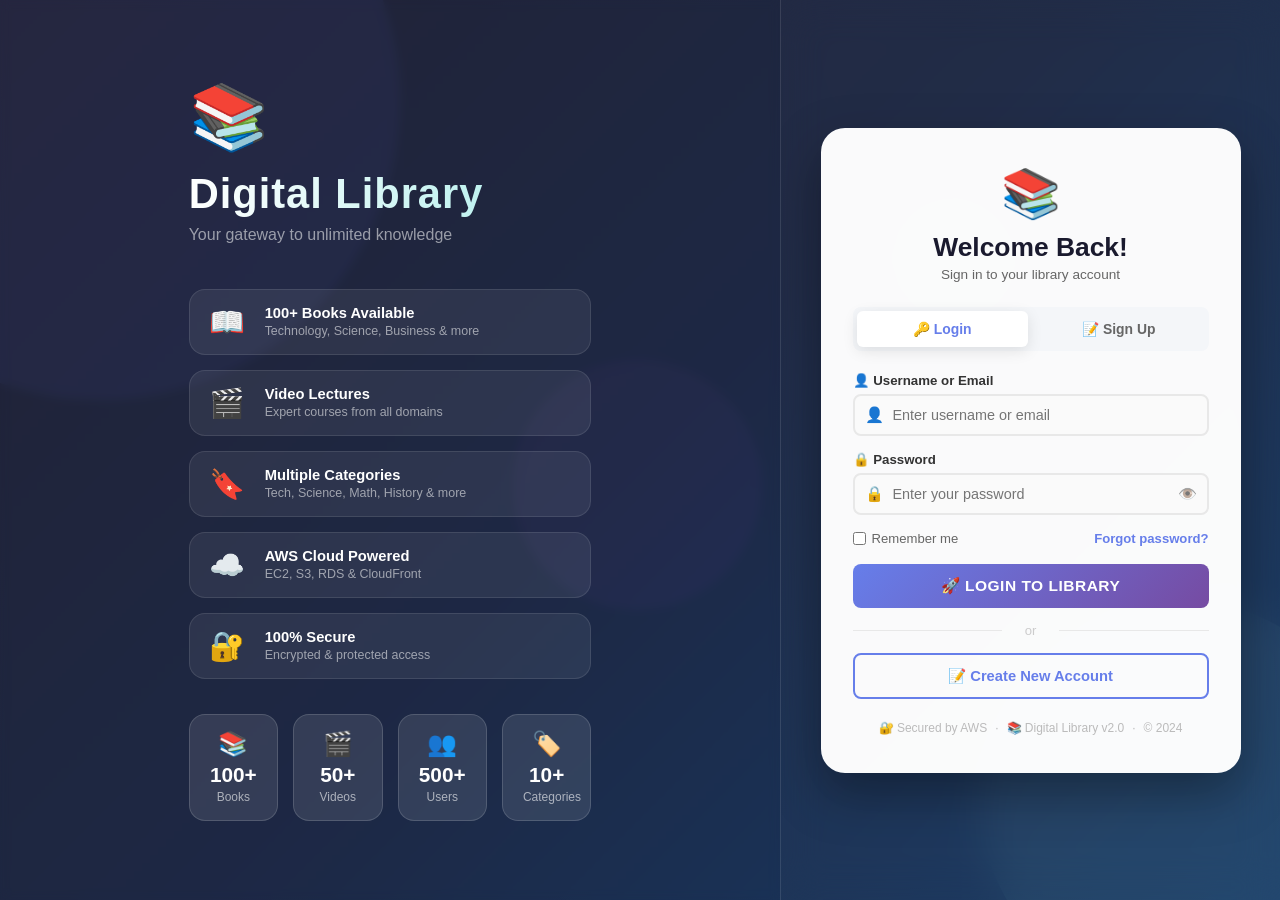
<file: index.html>
<!-- <!DOCTYPE html>
<html lang="en">

<head>
    <meta charset="UTF-8">
    <meta name="viewport" content="width=device-width, initial-scale=1.0">
    <title>Digital Library — Login</title>
    <link rel="stylesheet" href="style.css">
</head>

<body>

<div class="login-wrapper">

    <div class="login-box">

        
        <div class="login-logo">
            <span class="icon">📚</span>
            <h2>Digital Library</h2>
            <p>Sign in to access your library</p>
        </div>

        
        <form action="login.php" method="post">

            <div class="form-group">
                <label for="username">👤 Username</label>
                <input 
                    type="text" 
                    id="username"
                    name="username" 
                    placeholder="Enter your username"
                    required
                >
            </div>

            <div class="form-group">
                <label for="password">🔒 Password</label>
                <input 
                    type="password" 
                    id="password"
                    name="password" 
                    placeholder="Enter your password"
                    required
                >
            </div>

            <button type="submit" class="login-btn">
                🚀 Login
            </button>

        </form>

        <div class="login-footer">
            🔐 Secure connection · Digital Library v1.0
        </div>

    </div>

</div>

</body>
</html> -->





<!DOCTYPE html>
<html lang="en">

<head>
    <meta charset="UTF-8">
    <meta name="viewport" content="width=device-width, initial-scale=1.0">
    <title>Digital Library — Login</title>
    <link rel="stylesheet" href="style.css">
</head>

<body class="login-page">

<!-- BACKGROUND DECORATION -->
<div class="bg-circle circle1"></div>
<div class="bg-circle circle2"></div>
<div class="bg-circle circle3"></div>
<div class="bg-circle circle4"></div>

<div class="login-wrapper">

    <!-- ===== LEFT PANEL ===== -->
    <div class="login-left">
        <div class="login-left-content">

            <div class="library-logo">
                <span class="logo-icon">📚</span>
                <h1>Digital Library</h1>
                <p>Your gateway to unlimited knowledge</p>
            </div>

            <div class="features-list">

                <div class="feature-item">
                    <span class="feature-icon">📖</span>
                    <div>
                        <h4>100+ Books Available</h4>
                        <p>Technology, Science, Business & more</p>
                    </div>
                </div>

                <div class="feature-item">
                    <span class="feature-icon">🎬</span>
                    <div>
                        <h4>Video Lectures</h4>
                        <p>Expert courses from all domains</p>
                    </div>
                </div>

                <div class="feature-item">
                    <span class="feature-icon">🔖</span>
                    <div>
                        <h4>Multiple Categories</h4>
                        <p>Tech, Science, Math, History & more</p>
                    </div>
                </div>

                <div class="feature-item">
                    <span class="feature-icon">☁️</span>
                    <div>
                        <h4>AWS Cloud Powered</h4>
                        <p>EC2, S3, RDS & CloudFront</p>
                    </div>
                </div>

                <div class="feature-item">
                    <span class="feature-icon">🔐</span>
                    <div>
                        <h4>100% Secure</h4>
                        <p>Encrypted & protected access</p>
                    </div>
                </div>

            </div>

            <!-- STATS -->
            <div class="left-stats">
                <div class="left-stat">
                    <span>📚</span>
                    <strong>100+</strong>
                    <small>Books</small>
                </div>
                <div class="left-stat">
                    <span>🎬</span>
                    <strong>50+</strong>
                    <small>Videos</small>
                </div>
                <div class="left-stat">
                    <span>👥</span>
                    <strong>500+</strong>
                    <small>Users</small>
                </div>
                <div class="left-stat">
                    <span>🏷️</span>
                    <strong>10+</strong>
                    <small>Categories</small>
                </div>
            </div>

        </div>
    </div>

    <!-- ===== RIGHT PANEL ===== -->
    <div class="login-right">
        <div class="login-box">

            <!-- LOGO -->
            <div class="login-logo">
                <span class="login-icon">📚</span>
                <h2 id="form-title">Welcome Back!</h2>
                <p id="form-subtitle">Sign in to your library account</p>
            </div>

            <!-- ERROR / SUCCESS MESSAGES -->
            <div id="error-msg"   class="error-alert"   style="display:none;"></div>
            <div id="success-msg" class="success-alert" style="display:none;"></div>

            <!-- TAB BUTTONS -->
            <div class="form-tabs">
                <button class="tab-btn active"
                        id="loginTabBtn"
                        onclick="showTab('login')">
                    🔑 Login
                </button>
                <button class="tab-btn"
                        id="registerTabBtn"
                        onclick="showTab('register')">
                    📝 Sign Up
                </button>
            </div>

            <!-- ===== LOGIN FORM ===== -->
            <div id="login-form" class="tab-content active">

                <form action="login.php" method="POST"
                      onsubmit="return validateLogin()">

                    <div class="form-group">
                        <label>👤 Username or Email</label>
                        <div class="input-wrapper">
                            <span class="input-icon">👤</span>
                            <input
                                type="text"
                                name="username"
                                id="login-user"
                                placeholder="Enter username or email"
                                required
                                autocomplete="username"
                            >
                        </div>
                    </div>

                    <div class="form-group">
                        <label>🔒 Password</label>
                        <div class="input-wrapper">
                            <span class="input-icon">🔒</span>
                            <input
                                type="password"
                                name="password"
                                id="login-pass"
                                placeholder="Enter your password"
                                required
                                autocomplete="current-password"
                            >
                            <span class="toggle-pass"
                                  onclick="togglePass('login-pass', this)">
                                👁️
                            </span>
                        </div>
                    </div>

                    <div class="form-options">
                        <label class="remember-me">
                            <input type="checkbox" name="remember">
                            Remember me
                        </label>
                        <a href="#" class="forgot-link"
                           onclick="showForgot()">
                            Forgot password?
                        </a>
                    </div>

                    <button type="submit" class="login-btn">
                        🚀 Login to Library
                    </button>

                    <div class="or-divider">
                        <span>or</span>
                    </div>

                    <button type="button"
                            class="signup-switch-btn"
                            onclick="showTab('register')">
                        📝 Create New Account
                    </button>

                </form>

            </div>

            <!-- ===== SIGN UP FORM ===== -->
            <div id="register-form" class="tab-content">

                <form action="register.php" method="POST"
                      onsubmit="return validateRegister()">

                    <!-- Full Name -->
                    <div class="form-group">
                        <label>🧑 Full Name</label>
                        <div class="input-wrapper">
                            <span class="input-icon">🧑</span>
                            <input
                                type="text"
                                name="fullname"
                                placeholder="Enter your full name"
                                required
                                minlength="3"
                            >
                        </div>
                    </div>

                    <!-- Username -->
                    <div class="form-group">
                        <label>👤 Username</label>
                        <div class="input-wrapper">
                            <span class="input-icon">👤</span>
                            <input
                                type="text"
                                name="username"
                                id="reg-username"
                                placeholder="Choose a username"
                                required
                                minlength="3"
                                onkeyup="checkUsername(this.value)"
                            >
                            <span id="username-check" class="field-check"></span>
                        </div>
                        <small id="username-msg" class="field-msg"></small>
                    </div>

                    <!-- Email -->
                    <div class="form-group">
                        <label>📧 Email Address</label>
                        <div class="input-wrapper">
                            <span class="input-icon">📧</span>
                            <input
                                type="email"
                                name="email"
                                placeholder="Enter your email"
                                required
                            >
                        </div>
                    </div>

                    <!-- Phone -->
                    <div class="form-group">
                        <label>📱 Phone (Optional)</label>
                        <div class="input-wrapper">
                            <span class="input-icon">📱</span>
                            <input
                                type="tel"
                                name="phone"
                                placeholder="Enter phone number"
                            >
                        </div>
                    </div>

                    <!-- Password -->
                    <div class="form-group">
                        <label>🔒 Password</label>
                        <div class="input-wrapper">
                            <span class="input-icon">🔒</span>
                            <input
                                type="password"
                                name="password"
                                id="reg-pass"
                                placeholder="Minimum 6 characters"
                                required
                                minlength="6"
                                onkeyup="checkPassStrength(this.value)"
                            >
                            <span class="toggle-pass"
                                  onclick="togglePass('reg-pass', this)">
                                👁️
                            </span>
                        </div>
                        <!-- Password Strength Bar -->
                        <div class="strength-bar-wrap">
                            <div class="strength-bar" id="strength-bar"></div>
                        </div>
                        <small id="strength-text" class="field-msg"></small>
                    </div>

                    <!-- Confirm Password -->
                    <div class="form-group">
                        <label>🔒 Confirm Password</label>
                        <div class="input-wrapper">
                            <span class="input-icon">🔒</span>
                            <input
                                type="password"
                                name="confirm"
                                id="reg-confirm"
                                placeholder="Repeat your password"
                                required
                                minlength="6"
                            >
                            <span class="toggle-pass"
                                  onclick="togglePass('reg-confirm', this)">
                                👁️
                            </span>
                        </div>
                    </div>

                    <!-- Terms -->
                    <div class="form-group">
                        <label class="terms-label">
                            <input type="checkbox"
                                   name="terms"
                                   id="terms-check"
                                   required>
                            I agree to the
                            <a href="#" class="terms-link">
                                Terms & Conditions
                            </a>
                        </label>
                    </div>

                    <button type="submit" class="login-btn">
                        🎉 Create My Account
                    </button>

                    <div class="or-divider"><span>or</span></div>

                    <button type="button"
                            class="signup-switch-btn"
                            onclick="showTab('login')">
                        🔑 Already have an account? Login
                    </button>

                </form>

            </div>

            <!-- FORGOT PASSWORD PANEL -->
            <div id="forgot-form" class="tab-content">

                <div class="forgot-header">
                    <span>🔑</span>
                    <h3>Reset Password</h3>
                    <p>Enter your email to reset password</p>
                </div>

                <form onsubmit="return handleForgot(event)">

                    <div class="form-group">
                        <label>📧 Email Address</label>
                        <div class="input-wrapper">
                            <span class="input-icon">📧</span>
                            <input
                                type="email"
                                name="reset-email"
                                id="reset-email"
                                placeholder="Enter your email"
                                required
                            >
                        </div>
                    </div>

                    <button type="submit" class="login-btn">
                        📧 Send Reset Link
                    </button>

                    <div class="or-divider"><span>or</span></div>

                    <button type="button"
                            class="signup-switch-btn"
                            onclick="showTab('login')">
                        ← Back to Login
                    </button>

                </form>

            </div>

            <!-- FOOTER -->
            <div class="login-footer">
                <span>🔐 Secured by AWS</span>
                <span>·</span>
                <span>📚 Digital Library v2.0</span>
                <span>·</span>
                <span>© 2024</span>
            </div>

        </div>
    </div>

</div>

<script>

// ================================
// SHOW ERROR FROM URL
// ================================
const urlParams = new URLSearchParams(window.location.search);
const error     = urlParams.get('error');
const errorDiv  = document.getElementById('error-msg');
const successDiv = document.getElementById('success-msg');

if (error) {
    errorDiv.style.display = 'block';
    const msgs = {
        empty:    '❌ Please fill in all fields.',
        invalid:  '❌ Wrong password. Please try again.',
        notfound: '❌ User not found. Please sign up.',
        exists:   '❌ Username or Email already exists.',
        failed:   '❌ Registration failed. Please try again.'
    };
    errorDiv.innerHTML = msgs[error] || '❌ ' + decodeURIComponent(error);
}

const registered = urlParams.get('registered');
if (registered) {
    successDiv.style.display = 'block';
    successDiv.innerHTML = '✅ Account created! Please login.';
}

// ================================
// SWITCH TABS
// ================================
function showTab(tab) {

    document.querySelectorAll('.tab-content')
        .forEach(t => t.classList.remove('active'));
    document.querySelectorAll('.tab-btn')
        .forEach(b => b.classList.remove('active'));

    document.getElementById(tab + '-form')
        .classList.add('active');

    errorDiv.style.display   = 'none';
    successDiv.style.display = 'none';

    if (tab === 'login') {
        document.getElementById('loginTabBtn').classList.add('active');
        document.getElementById('form-title').textContent    = 'Welcome Back!';
        document.getElementById('form-subtitle').textContent = 'Sign in to your account';
    } else if (tab === 'register') {
        document.getElementById('registerTabBtn').classList.add('active');
        document.getElementById('form-title').textContent    = 'Create Account!';
        document.getElementById('form-subtitle').textContent = 'Join our library today';
    } else if (tab === 'forgot') {
        document.getElementById('form-title').textContent    = 'Reset Password';
        document.getElementById('form-subtitle').textContent = 'We will send you a reset link';
    }
}

function showForgot() {
    showTab('forgot');
}

// ================================
// TOGGLE PASSWORD VISIBILITY
// ================================
function togglePass(id, el) {
    const input = document.getElementById(id);
    if (input.type === 'password') {
        input.type = 'text';
        el.textContent = '🙈';
    } else {
        input.type = 'password';
        el.textContent = '👁️';
    }
}

// ================================
// PASSWORD STRENGTH CHECKER
// ================================
function checkPassStrength(val) {
    const bar  = document.getElementById('strength-bar');
    const text = document.getElementById('strength-text');
    let score  = 0;

    if (val.length >= 6)  score++;
    if (val.length >= 10) score++;
    if (/[A-Z]/.test(val)) score++;
    if (/[0-9]/.test(val)) score++;
    if (/[^A-Za-z0-9]/.test(val)) score++;

    const levels = [
        { label: 'Very Weak', color: '#e74c3c', width: '20%' },
        { label: 'Weak',      color: '#e67e22', width: '40%' },
        { label: 'Fair',      color: '#f1c40f', width: '60%' },
        { label: 'Strong',    color: '#27ae60', width: '80%' },
        { label: 'Very Strong', color: '#1abc9c', width: '100%' }
    ];

    const level = levels[Math.min(score, 4)];
    bar.style.width      = level.width;
    bar.style.background = level.color;
    text.textContent     = '🔒 Strength: ' + level.label;
    text.style.color     = level.color;
}

// ================================
// USERNAME AVAILABILITY CHECK
// ================================
function checkUsername(val) {
    const check = document.getElementById('username-check');
    const msg   = document.getElementById('username-msg');

    if (val.length < 3) {
        check.textContent = '';
        msg.textContent   = '';
        return;
    }

    // Simulate check (replace with AJAX call)
    if (val.length >= 3) {
        check.textContent = '✅';
        msg.textContent   = 'Username looks good!';
        msg.style.color   = '#27ae60';
    }
}

// ================================
// VALIDATE LOGIN
// ================================
function validateLogin() {
    const user = document.getElementById('login-user').value.trim();
    const pass = document.getElementById('login-pass').value.trim();

    if (!user || !pass) {
        errorDiv.style.display = 'block';
        errorDiv.innerHTML = '❌ Please fill in all fields.';
        return false;
    }
    return true;
}

// ================================
// VALIDATE REGISTER FORM
// ================================
function validateRegister() {
    const pass    = document.getElementById('reg-pass').value;
    const confirm = document.getElementById('reg-confirm').value;
    const terms   = document.getElementById('terms-check').checked;

    if (pass !== confirm) {
        errorDiv.style.display = 'block';
        errorDiv.innerHTML = '❌ Passwords do not match!';
        return false;
    }
    if (pass.length < 6) {
        errorDiv.style.display = 'block';
        errorDiv.innerHTML = '❌ Password must be 6+ characters!';
        return false;
    }
    if (!terms) {
        errorDiv.style.display = 'block';
        errorDiv.innerHTML = '❌ Please accept the Terms & Conditions.';
        return false;
    }
    return true;
}

// ================================
// HANDLE FORGOT PASSWORD
// ================================
function handleForgot(e) {
    e.preventDefault();
    const email = document.getElementById('reset-email').value;
    successDiv.style.display = 'block';
    successDiv.innerHTML =
        '✅ Reset link sent to <strong>' + email + '</strong>!';
    return false;
}

</script>

</body>
</html>
</file>
<file: style.css>
/* ================================
   RESET & VARIABLES
================================ */
* {
    margin: 0;
    padding: 0;
    box-sizing: border-box;
}

:root {
    --primary:    #667eea;
    --secondary:  #764ba2;
    --dark:       #1a1a2e;
    --darker:     #0f0f1a;
    --accent:     #a8edea;
    --white:      #ffffff;
    --light:      #f4f6f9;
    --text:       #333333;
    --text-light: #666666;
    --success:    #27ae60;
    --danger:     #e74c3c;
    --warning:    #f39c12;
    --radius-sm:  8px;
    --radius-md:  16px;
    --radius-lg:  24px;
    --shadow-sm:  0 4px 15px rgba(0,0,0,0.1);
    --shadow-md:  0 10px 30px rgba(0,0,0,0.2);
    --shadow-lg:  0 20px 50px rgba(0,0,0,0.35);
    --trans:      all 0.3s ease;
}

html { scroll-behavior: smooth; }

body {
    font-family: 'Segoe UI', Tahoma, Geneva, Verdana, sans-serif;
    background: linear-gradient(135deg, #667eea 0%, #764ba2 100%);
    min-height: 100vh;
    color: var(--text);
}

/* SCROLLBAR */
::-webkit-scrollbar { width: 8px; }
::-webkit-scrollbar-track { background: var(--dark); }
::-webkit-scrollbar-thumb { background: var(--primary); border-radius: 4px; }
::-webkit-scrollbar-thumb:hover { background: var(--secondary); }

/* ================================
   LOGIN PAGE
================================ */
body.login-page {
    background: linear-gradient(
        135deg, #1a1a2e 0%, #16213e 50%, #0f3460 100%
    );
    overflow-x: hidden;
}

/* Background Circles */
.bg-circle {
    position: fixed;
    border-radius: 50%;
    opacity: 0.06;
    pointer-events: none;
    z-index: 0;
    animation: floatCircle 8s ease-in-out infinite;
}
.circle1 { width:600px; height:600px; background:var(--primary);
            top:-200px; left:-200px; animation-duration:8s; }
.circle2 { width:400px; height:400px; background:var(--accent);
            bottom:-100px; right:-100px; animation-duration:6s;
            animation-direction:reverse; }
.circle3 { width:250px; height:250px; background:var(--secondary);
            top:40%; left:40%; animation-duration:10s; }
.circle4 { width:150px; height:150px; background:#fed6e3;
            top:20%; right:20%; animation-duration:7s; }

@keyframes floatCircle {
    0%,100% { transform: translateY(0) rotate(0deg); }
    50%      { transform: translateY(-30px) rotate(15deg); }
}

/* Login Wrapper */
.login-wrapper {
    display: flex;
    min-height: 100vh;
    position: relative;
    z-index: 1;
}

/* Left Side */
.login-left {
    flex: 1;
    display: flex;
    align-items: center;
    justify-content: center;
    padding: 50px 40px;
    background: rgba(255,255,255,0.03);
    backdrop-filter: blur(5px);
}
@media (max-width: 900px) { .login-left { display: none; } }

.login-left-content { max-width: 420px; }

.library-logo { margin-bottom: 45px; color: white; }
.logo-icon {
    font-size: 4rem;
    display: block;
    margin-bottom: 15px;
    animation: pulse 2.5s ease-in-out infinite;
}

@keyframes pulse {
    0%,100% { transform: scale(1); }
    50%      { transform: scale(1.1); }
}

.library-logo h1 {
    font-size: 2.6rem;
    font-weight: 800;
    background: linear-gradient(90deg, #fff, var(--accent));
    -webkit-background-clip: text;
    -webkit-text-fill-color: transparent;
    margin-bottom: 8px;
    letter-spacing: 1px;
}
.library-logo p { color: rgba(255,255,255,0.55); font-size: 1rem; }

/* Feature Items */
.features-list { display: flex; flex-direction: column; gap: 15px; margin-bottom: 35px; }

.feature-item {
    display: flex;
    align-items: center;
    gap: 15px;
    color: white;
    padding: 15px;
    background: rgba(255,255,255,0.07);
    border-radius: var(--radius-md);
    border: 1px solid rgba(255,255,255,0.1);
    transition: var(--trans);
}
.feature-item:hover {
    background: rgba(255,255,255,0.12);
    transform: translateX(6px);
}
.feature-icon { font-size: 1.8rem; min-width: 45px; text-align: center; }
.feature-item h4 { font-size: 0.92rem; font-weight: 700; margin-bottom: 3px; }
.feature-item p  { font-size: 0.78rem; color: rgba(255,255,255,0.55); }

/* Left Stats */
.left-stats {
    display: flex;
    gap: 15px;
    flex-wrap: wrap;
    justify-content: center;
}
.left-stat {
    background: rgba(255,255,255,0.1);
    border-radius: var(--radius-md);
    padding: 15px 20px;
    text-align: center;
    color: white;
    border: 1px solid rgba(255,255,255,0.15);
    flex: 1;
    min-width: 80px;
}
.left-stat span  { font-size: 1.5rem; display: block; margin-bottom: 5px; }
.left-stat strong { font-size: 1.3rem; font-weight: 800; display: block; }
.left-stat small  { font-size: 0.75rem; color: rgba(255,255,255,0.6); }

/* Right Side */
.login-right {
    width: 500px;
    display: flex;
    align-items: center;
    justify-content: center;
    padding: 30px 25px;
    background: rgba(255,255,255,0.05);
    backdrop-filter: blur(20px);
    border-left: 1px solid rgba(255,255,255,0.1);
    overflow-y: auto;
}
@media (max-width: 900px) {
    .login-right {
        width: 100%;
        border-left: none;
    }
    body.login-page { overflow: auto; }
}

/* Login Box Card */
.login-box {
    width: 100%;
    max-width: 420px;
    background: rgba(255,255,255,0.98);
    border-radius: var(--radius-lg);
    padding: 38px 32px;
    box-shadow: var(--shadow-lg);
}

/* Logo */
.login-logo { text-align: center; margin-bottom: 25px; }
.login-icon {
    font-size: 3rem;
    display: block;
    margin-bottom: 10px;
    animation: pulse 2.5s ease-in-out infinite;
}
.login-logo h2 {
    font-size: 1.65rem;
    font-weight: 800;
    color: var(--dark);
    margin-bottom: 4px;
}
.login-logo p { color: var(--text-light); font-size: 0.85rem; }

/* Alerts */
.error-alert {
    background: #fde8e8;
    border: 1px solid #f5c6c6;
    color: #c0392b;
    padding: 11px 15px;
    border-radius: var(--radius-sm);
    font-size: 0.86rem;
    font-weight: 600;
    margin-bottom: 16px;
    text-align: center;
}
.success-alert {
    background: #d4edda;
    border: 1px solid #c3e6cb;
    color: #155724;
    padding: 11px 15px;
    border-radius: var(--radius-sm);
    font-size: 0.86rem;
    font-weight: 600;
    margin-bottom: 16px;
    text-align: center;
}

/* Tabs */
.form-tabs {
    display: flex;
    gap: 5px;
    background: var(--light);
    border-radius: var(--radius-sm);
    padding: 4px;
    margin-bottom: 22px;
}
.tab-btn {
    flex: 1;
    padding: 10px;
    border: none;
    background: transparent;
    border-radius: 6px;
    cursor: pointer;
    font-size: 0.87rem;
    font-weight: 700;
    color: var(--text-light);
    transition: var(--trans);
}
.tab-btn.active {
    background: white;
    color: var(--primary);
    box-shadow: var(--shadow-sm);
}

/* Tab Content */
.tab-content { display: none; }
.tab-content.active {
    display: block;
    animation: fadeUp 0.3s ease;
}
@keyframes fadeUp {
    from { opacity: 0; transform: translateY(10px); }
    to   { opacity: 1; transform: translateY(0); }
}

/* Form Groups */
.form-group { margin-bottom: 16px; }
.form-group label {
    display: block;
    margin-bottom: 6px;
    font-size: 0.83rem;
    font-weight: 700;
    color: var(--text);
}

/* Input Wrapper */
.input-wrapper {
    position: relative;
    display: flex;
    align-items: center;
}
.input-icon {
    position: absolute;
    left: 12px;
    font-size: 0.95rem;
    pointer-events: none;
    z-index: 1;
}
.input-wrapper input {
    width: 100%;
    padding: 11px 40px 11px 38px;
    border: 2px solid #e8e8e8;
    border-radius: var(--radius-sm);
    font-size: 0.9rem;
    outline: none;
    transition: var(--trans);
    background: #fafafa;
    color: var(--text);
}
.input-wrapper input:focus {
    border-color: var(--primary);
    background: white;
    box-shadow: 0 0 0 4px rgba(102,126,234,0.12);
}
.toggle-pass {
    position: absolute;
    right: 12px;
    cursor: pointer;
    font-size: 0.95rem;
    user-select: none;
    opacity: 0.6;
    transition: opacity 0.3s;
}
.toggle-pass:hover { opacity: 1; }

/* Password Strength */
.strength-bar-wrap {
    height: 5px;
    background: #eee;
    border-radius: 3px;
    margin-top: 8px;
    overflow: hidden;
}
.strength-bar {
    height: 100%;
    width: 0;
    border-radius: 3px;
    transition: all 0.4s ease;
}

/* Field messages */
.field-msg  { font-size: 0.75rem; margin-top: 4px; display: block; }
.field-check {
    position: absolute;
    right: 12px;
    font-size: 0.9rem;
}

/* Form options */
.form-options {
    display: flex;
    justify-content: space-between;
    align-items: center;
    margin-bottom: 18px;
    font-size: 0.82rem;
    flex-wrap: wrap;
    gap: 8px;
}
.remember-me {
    display: flex;
    align-items: center;
    gap: 6px;
    color: var(--text-light);
    cursor: pointer;
}
.forgot-link {
    color: var(--primary);
    text-decoration: none;
    font-weight: 700;
    transition: color 0.3s;
}
.forgot-link:hover { color: var(--secondary); }

/* Buttons */
.login-btn {
    width: 100%;
    padding: 13px;
    background: linear-gradient(135deg, var(--primary), var(--secondary));
    color: white;
    border: none;
    border-radius: var(--radius-sm);
    font-size: 0.97rem;
    font-weight: 700;
    cursor: pointer;
    letter-spacing: 0.5px;
    transition: var(--trans);
    text-transform: uppercase;
}
.login-btn:hover {
    transform: translateY(-2px);
    box-shadow: 0 8px 25px rgba(102,126,234,0.45);
}
.login-btn:active { transform: translateY(0); }

/* OR Divider */
.or-divider {
    text-align: center;
    margin: 15px 0;
    position: relative;
    color: #ccc;
    font-size: 0.82rem;
}
.or-divider::before,
.or-divider::after {
    content: '';
    position: absolute;
    top: 50%;
    width: 42%;
    height: 1px;
    background: #e8e8e8;
}
.or-divider::before { left: 0; }
.or-divider::after  { right: 0; }

/* Switch Button */
.signup-switch-btn {
    width: 100%;
    padding: 12px;
    background: transparent;
    color: var(--primary);
    border: 2px solid var(--primary);
    border-radius: var(--radius-sm);
    font-size: 0.92rem;
    font-weight: 700;
    cursor: pointer;
    transition: var(--trans);
}
.signup-switch-btn:hover {
    background: var(--primary);
    color: white;
    transform: translateY(-2px);
}

/* Terms */
.terms-label {
    display: flex;
    align-items: center;
    gap: 8px;
    font-size: 0.83rem;
    color: var(--text-light);
    cursor: pointer;
}
.terms-link {
    color: var(--primary);
    text-decoration: none;
    font-weight: 600;
}

/* Forgot Header */
.forgot-header {
    text-align: center;
    margin-bottom: 25px;
}
.forgot-header span { font-size: 2.5rem; display: block; margin-bottom: 10px; }
.forgot-header h3   { font-size: 1.3rem; color: var(--dark); margin-bottom: 5px; }
.forgot-header p    { color: var(--text-light); font-size: 0.85rem; }

/* Login Footer */
.login-footer {
    display: flex;
    justify-content: center;
    gap: 8px;
    margin-top: 22px;
    font-size: 0.75rem;
    color: #bbb;
    flex-wrap: wrap;
    text-align: center;
}

/* ================================
   LIBRARY PAGE
================================ */

/* Top Bar */
.top-bar {
    background: linear-gradient(90deg, var(--primary), var(--secondary));
    color: white;
    padding: 8px 20px;
    font-size: 0.82rem;
}
.top-bar-content {
    max-width: 1300px;
    margin: 0 auto;
    display: flex;
    justify-content: space-between;
    align-items: center;
    flex-wrap: wrap;
    gap: 8px;
}
.top-bar-right { display: flex; gap: 12px; opacity: 0.85; }

/* Header */
.header {
    background: linear-gradient(90deg, #1a1a2e, #16213e, #0f3460);
    color: white;
    padding: 14px 30px;
    box-shadow: 0 4px 20px rgba(0,0,0,0.35);
    position: sticky;
    top: 0;
    z-index: 200;
}
.header-content {
    max-width: 1300px;
    margin: 0 auto;
    display: flex;
    align-items: center;
    justify-content: space-between;
    gap: 15px;
    flex-wrap: wrap;
}
.header-left {
    display: flex;
    align-items: center;
    gap: 14px;
}
.header-logo {
    font-size: 2.2rem;
    animation: pulse 2.5s ease-in-out infinite;
}
.header h1 {
    font-size: 1.5rem;
    font-weight: 800;
    background: linear-gradient(90deg, #fff, var(--accent));
    -webkit-background-clip: text;
    -webkit-text-fill-color: transparent;
    letter-spacing: 2px;
}
.header p { color: rgba(255,255,255,0.55); font-size: 0.78rem; }

/* Header Search */
.header-search { flex: 1; max-width: 380px; }
.header-search-wrap {
    display: flex;
    align-items: center;
    background: rgba(255,255,255,0.12);
    border-radius: 30px;
    padding: 8px 16px;
    gap: 10px;
    border: 1px solid rgba(255,255,255,0.2);
    transition: var(--trans);
}
.header-search-wrap:focus-within {
    background: rgba(255,255,255,0.2);
    border-color: var(--accent);
}
.header-search-wrap input {
    background: transparent;
    border: none;
    outline: none;
    color: white;
    font-size: 0.88rem;
    width: 100%;
}
.header-search-wrap input::placeholder { color: rgba(255,255,255,0.5); }

/* User Info */
.header-right { display: flex; align-items: center; gap: 15px; flex-wrap: wrap; }
.user-info {
    display: flex;
    align-items: center;
    gap: 10px;
}
.user-avatar {
    width: 38px;
    height: 38px;
    background: rgba(255,255,255,0.15);
    border-radius: 50%;
    display: flex;
    align-items: center;
    justify-content: center;
    font-size: 1.2rem;
    border: 2px solid rgba(255,255,255,0.3);
}
.user-details { display: flex; flex-direction: column; }
.user-name { color: white; font-size: 0.88rem; font-weight: 700; }
.user-role { color: var(--accent); font-size: 0.72rem; }

.logout-btn {
    background: rgba(231,76,60,0.75);
    color: white;
    padding: 8px 18px;
    border-radius: 25px;
    text-decoration: none;
    font-size: 0.83rem;
    font-weight: 700;
    transition: var(--trans);
    border: 1px solid rgba(255,255,255,0.2);
}
.logout-btn:hover {
    background: var(--danger);
    transform: translateY(-2px);
}

/* ================================
   NAVBAR
================================ */
.navbar {
    background: rgba(0,0,0,0.25);
    backdrop-filter: blur(15px);
    border-bottom: 1px solid rgba(255,255,255,0.12);
    position: sticky;
    top: 70px;
    z-index: 199;
}
.navbar-content {
    max-width: 1300px;
    margin: 0 auto;
    display: flex;
    align-items: center;
    justify-content: space-between;
    padding: 0 20px;
    flex-wrap: wrap;
}
.nav-links {
    display: flex;
    align-items: center;
    gap: 5px;
    flex-wrap: wrap;
}
.nav-link {
    color: rgba(255,255,255,0.8);
    text-decoration: none;
    font-size: 0.88rem;
    font-weight: 600;
    padding: 14px 16px;
    display: block;
    transition: var(--trans);
    letter-spacing: 0.3px;
    border-bottom: 3px solid transparent;
}
.nav-link:hover,
.nav-link.nav-active {
    color: white;
    border-bottom-color: var(--accent);
    background: rgba(255,255,255,0.08);
}

/* Dropdown */
.nav-dropdown { position: relative; }
.dropdown-menu {
    display: none;
    position: absolute;
    top: 100%;
    left: 0;
    background: white;
    border-radius: var(--radius-md);
    box-shadow: var(--shadow-lg);
    min-width: 210px;
    z-index: 999;
    overflow: hidden;
    animation: fadeUp 0.25s ease;
}
.nav-dropdown:hover .dropdown-menu { display: block; }
.dropdown-menu a {
    display: block;
    padding: 11px 18px;
    color: var(--text);
    text-decoration: none;
    font-size: 0.87rem;
    font-weight: 500;
    transition: var(--trans);
    border-left: 3px solid transparent;
}
.dropdown-menu a:hover {
    background: var(--light);
    color: var(--primary);
    border-left-color: var(--primary);
    padding-left: 22px;
}

/* Nav Right Icons */
.nav-right {
    display: flex;
    align-items: center;
    gap: 5px;
    padding: 8px 0;
}
.nav-icon-btn {
    position: relative;
    color: rgba(255,255,255,0.75);
    text-decoration: none;
    padding: 8px 12px;
    border-radius: var(--radius-sm);
    font-size: 1rem;
    transition: var(--trans);
}
.nav-icon-btn:hover {
    background: rgba(255,255,255,0.12);
    color: white;
}
.nav-badge {
    position: absolute;
    top: 4px;
    right: 4px;
    background: var(--danger);
    color: white;
    font-size: 0.6rem;
    font-weight: 800;
    padding: 1px 5px;
    border-radius: 10px;
    min-width: 16px;
    text-align: center;
}

/* ================================
   HERO SECTION
================================ */
.hero-section {
    text-align: center;
    padding: 80px 20px;
    background: rgba(0,0,0,0.12);
    backdrop-filter: blur(5px);
}
.hero-content { max-width: 750px; margin: 0 auto; }

.hero-badge {
    display: inline-block;
    background: rgba(255,255,255,0.15);
    color: var(--accent);
    padding: 7px 20px;
    border-radius: 25px;
    font-size: 0.85rem;
    font-weight: 700;
    letter-spacing: 1px;
    margin-bottom: 20px;
    border: 1px solid rgba(255,255,255,0.2);
}

.hero-content h2 {
    font-size: 3rem;
    color: white;
    font-weight: 800;
    margin-bottom: 18px;
    line-height: 1.2;
    text-shadow: 0 2px 20px rgba(0,0,0,0.3);
}

.hero-content > p {
    color: rgba(255,255,255,0.75);
    font-size: 1.08rem;
    margin-bottom: 35px;
    line-height: 1.7;
}

.hero-stats {
    display: flex;
    justify-content: center;
    gap: 40px;
    margin-bottom: 35px;
    flex-wrap: wrap;
}
.hero-stat { text-align: center; }
.hero-stat-number {
    display: block;
    font-size: 2.3rem;
    font-weight: 800;
    background: linear-gradient(90deg, var(--accent), #fed6e3);
    -webkit-background-clip: text;
    -webkit-text-fill-color: transparent;
}
.hero-stat-label {
    font-size: 0.82rem;
    color: rgba(255,255,255,0.6);
    text-transform: uppercase;
    letter-spacing: 1px;
    margin-top: 4px;
}

/* Hero Buttons */
.hero-buttons {
    display: flex;
    gap: 15px;
    justify-content: center;
    flex-wrap: wrap;
}
.hero-btn {
    display: inline-block;
    padding: 14px 35px;
    border-radius: 35px;
    font-weight: 700;
    font-size: 0.97rem;
    text-decoration: none;
    transition: var(--trans);
    letter-spacing: 0.5px;
}
.hero-btn-primary {
    background: white;
    color: var(--primary);
    box-shadow: var(--shadow-md);
}
.hero-btn-primary:hover {
    transform: translateY(-3px);
    box-shadow: var(--shadow-lg);
}
.hero-btn-secondary {
    background: rgba(255,255,255,0.15);
    color: white;
    border: 2px solid rgba(255,255,255,0.4);
}
.hero-btn-secondary:hover {
    background: rgba(255,255,255,0.25);
    transform: translateY(-3px);
}

/* ================================
   CATEGORY SHOWCASE
================================ */
.category-showcase {
    padding: 50px 20px;
    background: rgba(0,0,0,0.1);
}
.cat-showcase-inner { max-width: 1200px; margin: 0 auto; }

.category-grid {
    display: flex;
    flex-wrap: wrap;
    gap: 18px;
    justify-content: center;
}

.cat-card {
    background: rgba(255,255,255,0.12);
    backdrop-filter: blur(10px);
    border-radius: var(--radius-md);
    padding: 25px 20px;
    text-align: center;
    cursor: pointer;
    transition: var(--trans);
    width: 140px;
    border: 2px solid rgba(255,255,255,0.15);
    color: white;
}
.cat-card:hover {
    background: rgba(255,255,255,0.22);
    transform: translateY(-8px);
    border-color: var(--accent);
    box-shadow: var(--shadow-md);
}
.cat-icon {
    font-size: 2.5rem;
    display: block;
    margin-bottom: 10px;
    transition: var(--trans);
}
.cat-card:hover .cat-icon { transform: scale(1.2); }
.cat-card h4 { font-size: 0.88rem; font-weight: 700; margin-bottom: 4px; }
.cat-card p  { font-size: 0.75rem; color: rgba(255,255,255,0.6); }

/* ================================
   CONTAINER & BOOKS
================================ */
.container {
    padding: 50px 20px;
    max-width: 1300px;
    margin: 0 auto;
}

/* Section Titles */
.section-title {
    text-align: center;
    color: white;
    font-size: 2rem;
    font-weight: 700;
    margin-bottom: 8px;
    letter-spacing: 2px;
}
.section-subtitle {
    text-align: center;
    color: rgba(255,255,255,0.65);
    margin-bottom: 15px;
    font-size: 0.95rem;
}
.section-divider {
    width: 70px;
    height: 4px;
    background: linear-gradient(90deg, var(--accent), #fed6e3);
    margin: 0 auto 35px;
    border-radius: 2px;
}

/* Filter Bar */
.filter-bar {
    display: flex;
    flex-wrap: wrap;
    gap: 15px;
    align-items: center;
    margin-bottom: 20px;
    background: rgba(255,255,255,0.08);
    padding: 18px 20px;
    border-radius: var(--radius-md);
    border: 1px solid rgba(255,255,255,0.15);
}

.search-wrapper {
    display: flex;
    align-items: center;
    background: white;
    border-radius: 30px;
    padding: 8px 16px;
    gap: 8px;
    min-width: 220px;
    box-shadow: var(--shadow-sm);
}
.search-icon { font-size: 1rem; opacity: 0.5; }
.search-input {
    border: none;
    outline: none;
    font-size: 0.9rem;
    background: transparent;
    color: var(--text);
    width: 100%;
}
.search-input::placeholder { color: #bbb; }

.filter-buttons {
    display: flex;
    flex-wrap: wrap;
    gap: 8px;
    flex: 1;
}

.filter-btn {
    padding: 7px 16px;
    border: 2px solid rgba(255,255,255,0.4);
    background: transparent;
    color: rgba(255,255,255,0.85);
    border-radius: 20px;
    cursor: pointer;
    font-size: 0.82rem;
    font-weight: 600;
    transition: var(--trans);
    white-space: nowrap;
}
.filter-btn:hover,
.filter-btn.active {
    background: rgba(255,255,255,0.22);
    border-color: white;
    color: white;
    transform: translateY(-2px);
}

.sort-select {
    padding: 9px 14px;
    border-radius: 20px;
    border: 2px solid rgba(255,255,255,0.4);
    background: rgba(255,255,255,0.12);
    color: white;
    font-size: 0.85rem;
    cursor: pointer;
    outline: none;
}
.sort-select option { background: var(--dark); color: white; }

/* Results Count */
.results-count {
    color: rgba(255,255,255,0.7);
    font-size: 0.85rem;
    margin-bottom: 20px;
    padding-left: 5px;
}
.results-count span { font-weight: 700; color: var(--accent); }

/* Books Grid */
.books-grid {
    display: flex;
    flex-wrap: wrap;
    justify-content: center;
    gap: 28px;
}

/* No Results */
.no-results {
    text-align: center;
    color: rgba(255,255,255,0.75);
    font-size: 1.1rem;
    padding: 40px;
    width: 100%;
}

/* Load More */
.load-more-btn {
    background: rgba(255,255,255,0.15);
    color: white;
    border: 2px solid rgba(255,255,255,0.4);
    padding: 12px 40px;
    border-radius: 30px;
    cursor: pointer;
    font-size: 0.95rem;
    font-weight: 700;
    transition: var(--trans);
    margin-top: 10px;
}
.load-more-btn:hover {
    background: rgba(255,255,255,0.25);
    transform: translateY(-2px);
}

/* ================================
   BOOK CARDS
================================ */
.card {
    width: 300px;
    background: white;
    border-radius: var(--radius-md);
    overflow: hidden;
    box-shadow: var(--shadow-md);
    transition: var(--trans);
    position: relative;
    display: flex;
    flex-direction: column;
}
.card:hover {
    transform: translateY(-12px);
    box-shadow: var(--shadow-lg);
}

/* Badges */
.card-badge {
    position: absolute;
    top: 13px;
    left: 13px;
    padding: 4px 13px;
    border-radius: 20px;
    font-size: 0.7rem;
    font-weight: 800;
    letter-spacing: 1px;
    z-index: 10;
    text-transform: uppercase;
}
.badge-free { background: linear-gradient(135deg, #27ae60, #2ecc71); color: white; }
.badge-new  { background: linear-gradient(135deg, #3498db, #2980b9); color: white; }
.badge-hot  { background: linear-gradient(135deg, #e74c3c, #c0392b); color: white; }

/* Card Image */
.card-img-wrapper {
    position: relative;
    overflow: hidden;
    height: 200px;
}
.card-img-wrapper img {
    width: 100%;
    height: 100%;
    object-fit: cover;
    transition: transform 0.5s ease;
    display: block;
}
.card:hover .card-img-wrapper img { transform: scale(1.08); }

.card-img-overlay {
    position: absolute;
    inset: 0;
    background: rgba(102,126,234,0.8);
    display: flex;
    align-items: center;
    justify-content: center;
    opacity: 0;
    transition: var(--trans);
    color: white;
    font-size: 1rem;
    font-weight: 700;
}
.card:hover .card-img-overlay { opacity: 1; }

/* Card Body */
.card-body { padding: 16px; flex: 1; }
.card-category {
    font-size: 0.72rem;
    color: var(--primary);
    font-weight: 700;
    letter-spacing: 0.5px;
    text-transform: uppercase;
    display: block;
    margin-bottom: 7px;
}
.card-body h3 {
    color: var(--dark);
    font-size: 1rem;
    font-weight: 800;
    margin-bottom: 4px;
    line-height: 1.3;
}
.card-author { color: var(--text-light); font-size: 0.8rem; margin-bottom: 7px; }
.card-desc {
    color: #777;
    font-size: 0.81rem;
    line-height: 1.5;
    margin-bottom: 10px;
}
.card-meta {
    display: flex;
    gap: 12px;
    font-size: 0.76rem;
    color: #aaa;
    flex-wrap: wrap;
    margin-bottom: 8px;
}
.card-rating { font-size: 0.78rem; color: #f39c12; font-weight: 600; }

/* Download Button */
.card-download-btn {
    display: block;
    padding: 13px;
    background: linear-gradient(135deg, var(--primary), var(--secondary));
    color: white;
    text-decoration: none;
    text-align: center;
    font-weight: 700;
    font-size: 0.88rem;
    letter-spacing: 0.5px;
    transition: var(--trans);
    border-radius: 0 0 var(--radius-md) var(--radius-md);
}
.card-download-btn:hover {
    background: linear-gradient(135deg, var(--secondary), var(--primary));
    letter-spacing: 1px;
}

/* ================================
   VIDEO SECTION
================================ */
.video-section {
    padding: 50px 20px;
    max-width: 1300px;
    margin: 0 auto;
}

.video-filter {
    display: flex;
    justify-content: center;
    gap: 10px;
    margin-bottom: 30px;
    flex-wrap: wrap;
}

.video-grid {
    display: flex;
    flex-wrap: wrap;
    justify-content: center;
    gap: 25px;
    margin-bottom: 30px;
}

/* Video Thumbnail Card */
.video-thumb-card {
    background: rgba(255,255,255,0.1);
    backdrop-filter: blur(10px);
    border-radius: var(--radius-md);
    overflow: hidden;
    width: 300px;
    cursor: pointer;
    transition: var(--trans);
    border: 2px solid rgba(255,255,255,0.15);
}
.video-thumb-card:hover {
    transform: translateY(-10px);
    border-color: var(--accent);
    box-shadow: var(--shadow-lg);
}

/* Thumb Wrapper */
.video-thumb-wrapper {
    position: relative;
    overflow: hidden;
}
.video-thumbnail {
    width: 100%;
    height: 170px;
    object-fit: cover;
    display: block;
    transition: transform 0.4s ease;
}
.video-thumb-card:hover .video-thumbnail { transform: scale(1.05); }

.play-overlay {
    position: absolute;
    inset: 0;
    background: rgba(0,0,0,0.3);
    display: flex;
    align-items: center;
    justify-content: center;
    transition: var(--trans);
}
.play-btn-circle {
    width: 58px;
    height: 58px;
    background: rgba(255,255,255,0.92);
    border-radius: 50%;
    display: flex;
    align-items: center;
    justify-content: center;
    font-size: 1.3rem;
    color: var(--primary);
    transition: var(--trans);
    box-shadow: 0 5px 20px rgba(0,0,0,0.3);
    padding-left: 5px;
}
.video-thumb-card:hover .play-btn-circle {
    transform: scale(1.15);
    background: white;
}

/* Video Badge on thumb */
.video-badge {
    position: absolute;
    bottom: 10px;
    right: 10px;
    font-size: 0.68rem;
    padding: 3px 10px;
    border-radius: 12px;
    font-weight: 800;
    text-transform: uppercase;
    letter-spacing: 0.5px;
}
.level-beginner     { background:rgba(39,174,96,0.85);  color:white; }
.level-intermediate { background:rgba(243,156,18,0.85); color:white; }
.level-advanced     { background:rgba(231,76,60,0.85);  color:white; }

/* Thumb Info */
.video-thumb-info { padding: 14px; color: white; }
.video-thumb-info h4 {
    font-size: 0.93rem;
    font-weight: 700;
    margin-bottom: 8px;
    line-height: 1.3;
}
.video-meta {
    display: flex;
    align-items: center;
    gap: 10px;
    margin-bottom: 7px;
    flex-wrap: wrap;
}
.video-duration { font-size: 0.76rem; color: rgba(255,255,255,0.65); }
.video-views    { font-size: 0.75rem; color: rgba(255,255,255,0.5); display: block; margin-top: 5px; }
.video-thumb-info p {
    font-size: 0.8rem;
    color: rgba(255,255,255,0.6);
    line-height: 1.4;
}

/* Video Player */
.video-player {
    display: none;
    text-align: center;
    margin-top: 20px;
    animation: fadeUp 0.4s ease;
}
.video-player-inner {
    background: rgba(0,0,0,0.75);
    border-radius: var(--radius-md);
    padding: 22px;
    display: inline-block;
    box-shadow: var(--shadow-lg);
    max-width: 780px;
    width: 100%;
    border: 1px solid rgba(255,255,255,0.15);
}
.video-player-header {
    display: flex;
    justify-content: space-between;
    align-items: center;
    margin-bottom: 15px;
    flex-wrap: wrap;
    gap: 10px;
}
.video-player-header h3 { color: white; font-size: 1.05rem; }

.close-btn {
    background: var(--danger);
    color: white;
    border: none;
    padding: 8px 20px;
    border-radius: 25px;
    cursor: pointer;
    font-size: 0.83rem;
    font-weight: 700;
    transition: var(--trans);
}
.close-btn:hover { background: #c0392b; transform: scale(1.05); }

.video-player-inner video {
    width: 100%;
    border-radius: var(--radius-sm);
    max-width: 730px;
    box-shadow: var(--shadow-md);
}
.video-player-footer {
    display: flex;
    justify-content: center;
    gap: 25px;
    margin-top: 14px;
    color: rgba(255,255,255,0.55);
    font-size: 0.83rem;
    flex-wrap: wrap;
}

/* ================================
   ABOUT SECTION
================================ */
.about-section {
    padding: 60px 20px;
    background: rgba(0,0,0,0.12);
}
.about-inner { max-width: 1100px; margin: 0 auto; }
.about-desc {
    text-align: center;
    color: rgba(255,255,255,0.75);
    font-size: 1rem;
    line-height: 1.7;
    max-width: 700px;
    margin: 0 auto 35px;
}
.about-grid {
    display: flex;
    flex-wrap: wrap;
    gap: 20px;
    justify-content: center;
}
.about-card {
    background: rgba(255,255,255,0.1);
    border-radius: var(--radius-md);
        backdrop-filter: blur(10px);
    border: 1px solid rgba(255,255,255,0.15);
    padding: 28px 22px;
    text-align: center;
    color: white;
    width: 280px;
    transition: var(--trans);
}
.about-card:hover {
    transform: translateY(-8px);
    background: rgba(255,255,255,0.18);
    border-color: var(--accent);
    box-shadow: var(--shadow-md);
}
.about-card span {
    font-size: 2.8rem;
    display: block;
    margin-bottom: 12px;
    transition: var(--trans);
}
.about-card:hover span { transform: scale(1.2); }
.about-card h4 {
    font-size: 1rem;
    font-weight: 700;
    margin-bottom: 8px;
}
.about-card p {
    font-size: 0.82rem;
    color: rgba(255,255,255,0.6);
    line-height: 1.5;
}

/* ================================
   FAQ SECTION
================================ */
.faq-section {
    padding: 60px 20px;
    background: rgba(255,255,255,0.04);
}
.faq-inner {
    max-width: 850px;
    margin: 0 auto;
}
.faq-list {
    display: flex;
    flex-direction: column;
    gap: 12px;
    margin-top: 10px;
}
.faq-item {
    background: rgba(255,255,255,0.1);
    border-radius: var(--radius-md);
    overflow: hidden;
    border: 1px solid rgba(255,255,255,0.15);
    transition: var(--trans);
}
.faq-item:hover {
    border-color: var(--accent);
}
.faq-question {
    display: flex;
    justify-content: space-between;
    align-items: center;
    padding: 18px 22px;
    cursor: pointer;
    color: white;
    font-size: 0.95rem;
    font-weight: 600;
    transition: var(--trans);
    user-select: none;
}
.faq-question:hover {
    background: rgba(255,255,255,0.08);
}
.faq-arrow {
    font-size: 0.85rem;
    color: var(--accent);
    transition: var(--trans);
    min-width: 20px;
    text-align: center;
}
.faq-answer {
    display: none;
    padding: 0 22px 18px;
    color: rgba(255,255,255,0.7);
    font-size: 0.88rem;
    line-height: 1.7;
    border-top: 1px solid rgba(255,255,255,0.1);
    padding-top: 15px;
    animation: fadeUp 0.3s ease;
}

/* ================================
   CONTACT SECTION
================================ */
.contact-section {
    padding: 60px 20px;
    background: rgba(0,0,0,0.12);
}
.contact-inner {
    max-width: 1100px;
    margin: 0 auto;
}
.contact-grid {
    display: flex;
    gap: 40px;
    flex-wrap: wrap;
    justify-content: center;
    margin-top: 10px;
}

/* Contact Info */
.contact-info {
    display: flex;
    flex-direction: column;
    gap: 20px;
    min-width: 260px;
    flex: 1;
    max-width: 320px;
}
.contact-info-item {
    display: flex;
    align-items: flex-start;
    gap: 15px;
    background: rgba(255,255,255,0.1);
    border-radius: var(--radius-md);
    padding: 18px;
    color: white;
    border: 1px solid rgba(255,255,255,0.15);
    transition: var(--trans);
}
.contact-info-item:hover {
    background: rgba(255,255,255,0.16);
    transform: translateX(5px);
    border-color: var(--accent);
}
.contact-info-item span {
    font-size: 1.8rem;
    min-width: 40px;
    text-align: center;
}
.contact-info-item h4 {
    font-size: 0.88rem;
    font-weight: 700;
    margin-bottom: 4px;
}
.contact-info-item p {
    font-size: 0.82rem;
    color: rgba(255,255,255,0.6);
}

/* Contact Form */
.contact-form-wrap {
    flex: 2;
    min-width: 300px;
    max-width: 600px;
    background: rgba(255,255,255,0.95);
    border-radius: var(--radius-lg);
    padding: 35px 30px;
    box-shadow: var(--shadow-lg);
}
.contact-form-wrap .form-group {
    margin-bottom: 18px;
}
.contact-form-wrap label {
    display: block;
    margin-bottom: 6px;
    font-size: 0.85rem;
    font-weight: 700;
    color: var(--text);
}
.contact-form-wrap .input-wrapper input {
    width: 100%;
    padding: 11px 15px 11px 38px;
    border: 2px solid #e8e8e8;
    border-radius: var(--radius-sm);
    font-size: 0.9rem;
    outline: none;
    transition: var(--trans);
    background: #fafafa;
    color: var(--text);
}
.contact-form-wrap .input-wrapper input:focus {
    border-color: var(--primary);
    background: white;
    box-shadow: 0 0 0 4px rgba(102,126,234,0.12);
}

.contact-submit-btn {
    width: 100%;
    padding: 13px;
    background: linear-gradient(135deg, var(--primary), var(--secondary));
    color: white;
    border: none;
    border-radius: var(--radius-sm);
    font-size: 0.97rem;
    font-weight: 700;
    cursor: pointer;
    transition: var(--trans);
    text-transform: uppercase;
    letter-spacing: 0.5px;
    margin-top: 5px;
}
.contact-submit-btn:hover {
    transform: translateY(-2px);
    box-shadow: 0 8px 25px rgba(102,126,234,0.4);
}
.contact-success {
    background: #d4edda;
    border: 1px solid #c3e6cb;
    color: #155724;
    padding: 12px 15px;
    border-radius: var(--radius-sm);
    font-size: 0.88rem;
    font-weight: 600;
    margin-top: 15px;
    text-align: center;
}

/* ================================
   FOOTER
================================ */
.footer {
    background: linear-gradient(180deg, #1a1a2e, #0f0f1a);
    color: rgba(255,255,255,0.75);
    margin-top: 0;
}
.footer-top {
    display: flex;
    flex-wrap: wrap;
    gap: 40px;
    justify-content: space-between;
    padding: 55px 40px 35px;
    max-width: 1300px;
    margin: 0 auto;
}
.footer-col { flex: 1; min-width: 180px; max-width: 280px; }

.footer-logo {
    font-size: 1.4rem;
    font-weight: 800;
    color: white;
    margin-bottom: 14px;
    background: linear-gradient(90deg, #fff, var(--accent));
    -webkit-background-clip: text;
    -webkit-text-fill-color: transparent;
}
.footer-desc {
    font-size: 0.84rem;
    line-height: 1.7;
    color: rgba(255,255,255,0.5);
    margin-bottom: 18px;
}

/* Footer Social */
.footer-social {
    display: flex;
    gap: 10px;
}
.footer-social a {
    width: 36px;
    height: 36px;
    background: rgba(255,255,255,0.08);
    border-radius: 50%;
    display: flex;
    align-items: center;
    justify-content: center;
    text-decoration: none;
    font-size: 1rem;
    transition: var(--trans);
    border: 1px solid rgba(255,255,255,0.12);
}
.footer-social a:hover {
    background: var(--primary);
    transform: translateY(-3px);
}

/* Footer Column Headings */
.footer-col h4 {
    color: white;
    font-size: 0.95rem;
    font-weight: 700;
    margin-bottom: 16px;
    padding-bottom: 8px;
    border-bottom: 2px solid var(--primary);
    display: inline-block;
}
.footer-col ul {
    list-style: none;
    display: flex;
    flex-direction: column;
    gap: 10px;
}
.footer-col ul li {
    font-size: 0.84rem;
    color: rgba(255,255,255,0.55);
}
.footer-col ul li a {
    color: rgba(255,255,255,0.55);
    text-decoration: none;
    transition: var(--trans);
}
.footer-col ul li a:hover {
    color: var(--accent);
    padding-left: 5px;
}

/* Footer Bottom */
.footer-bottom {
    border-top: 1px solid rgba(255,255,255,0.08);
    padding: 18px 40px;
    display: flex;
    justify-content: space-between;
    align-items: center;
    flex-wrap: wrap;
    gap: 10px;
    max-width: 1300px;
    margin: 0 auto;
    font-size: 0.82rem;
    color: rgba(255,255,255,0.4);
}
.footer-bottom-links {
    display: flex;
    gap: 20px;
}
.footer-bottom-links a {
    color: rgba(255,255,255,0.4);
    text-decoration: none;
    transition: var(--trans);
    font-size: 0.82rem;
}
.footer-bottom-links a:hover { color: var(--accent); }

/* ================================
   BACK TO TOP
================================ */
.back-to-top {
    position: fixed;
    bottom: 30px;
    right: 30px;
    width: 48px;
    height: 48px;
    background: linear-gradient(135deg, var(--primary), var(--secondary));
    color: white;
    border: none;
    border-radius: 50%;
    font-size: 1.2rem;
    cursor: pointer;
    box-shadow: var(--shadow-md);
    transition: var(--trans);
    z-index: 500;
    display: none;
}
.back-to-top:hover {
    transform: translateY(-4px);
    box-shadow: var(--shadow-lg);
}

/* ================================
   RESPONSIVE — TABLETS
================================ */
@media (max-width: 1024px) {
    .header h1          { font-size: 1.3rem; }
    .hero-content h2    { font-size: 2.3rem; }
    .cat-card           { width: 120px; padding: 20px 15px; }
    .footer-top         { padding: 40px 25px 30px; gap: 25px; }
}

/* ================================
   RESPONSIVE — MOBILE
================================ */
@media (max-width: 768px) {

    /* Header */
    .header             { padding: 12px 15px; }
    .header h1          { font-size: 1.2rem; }
    .header-search      { display: none; }
    .user-details       { display: none; }
    .top-bar-right      { display: none; }

    /* Navbar */
    .navbar             { position: relative; top: 0; }
    .navbar-content     { flex-direction: column; padding: 0; }
    .nav-links          { justify-content: center; padding: 5px 0; }
    .nav-link           { padding: 10px 12px; font-size: 0.82rem; }
    .nav-right          { padding: 5px 0 10px; justify-content: center; }

    /* Dropdown */
    .dropdown-menu      { left: 50%; transform: translateX(-50%); }

    /* Hero */
    .hero-section       { padding: 50px 15px; }
    .hero-content h2    { font-size: 2rem; }
    .hero-stats         { gap: 20px; }
    .hero-stat-number   { font-size: 1.8rem; }

    /* Categories */
    .cat-card           { width: 110px; padding: 18px 12px; }
    .cat-icon           { font-size: 2rem; }
    .cat-card h4        { font-size: 0.8rem; }

    /* Cards */
    .card               { width: 90%; max-width: 340px; }

    /* Videos */
    .video-thumb-card   { width: 90%; max-width: 340px; }

    /* Contact */
    .contact-form-wrap  { padding: 25px 18px; }
    .contact-info       { max-width: 100%; }

    /* Footer */
    .footer-top         { padding: 30px 20px; }
    .footer-col         { min-width: 140px; }
    .footer-bottom      { padding: 15px 20px; flex-direction: column; text-align: center; }
    .footer-bottom-links{ justify-content: center; }

    /* Login */
    .login-box          { padding: 28px 20px; }
}

/* ================================
   RESPONSIVE — SMALL MOBILE
================================ */
@media (max-width: 480px) {
    .hero-content h2    { font-size: 1.7rem; }
    .hero-buttons       { flex-direction: column; align-items: center; }
    .hero-btn           { width: 100%; max-width: 280px; text-align: center; }
    .filter-bar         { padding: 12px; }
    .section-title      { font-size: 1.6rem; }
    .nav-link           { padding: 8px 10px; font-size: 0.78rem; }
    .cat-card           { width: 100px; }
    .footer-col         { min-width: 100%; }
}

/* ================================
   ANIMATIONS
================================ */
@keyframes fadeUp {
    from { opacity: 0; transform: translateY(15px); }
    to   { opacity: 1; transform: translateY(0); }
}

@keyframes pulse {
    0%,100% { transform: scale(1); }
    50%      { transform: scale(1.1); }
}

@keyframes slideIn {
    from { opacity: 0; transform: translateX(-20px); }
    to   { opacity: 1; transform: translateX(0); }
}

/* Card entrance animation */
.card {
    animation: fadeUp 0.5s ease both;
}
.card:nth-child(1)  { animation-delay: 0.05s; }
.card:nth-child(2)  { animation-delay: 0.10s; }
.card:nth-child(3)  { animation-delay: 0.15s; }
.card:nth-child(4)  { animation-delay: 0.20s; }
.card:nth-child(5)  { animation-delay: 0.25s; }
.card:nth-child(6)  { animation-delay: 0.30s; }
.card:nth-child(7)  { animation-delay: 0.35s; }
.card:nth-child(8)  { animation-delay: 0.40s; }
.card:nth-child(9)  { animation-delay: 0.45s; }
.card:nth-child(10) { animation-delay: 0.50s; }
.card:nth-child(11) { animation-delay: 0.55s; }
.card:nth-child(12) { animation-delay: 0.60s; }

/* Video card entrance */
.video-thumb-card {
    animation: fadeUp 0.5s ease both;
}
.video-thumb-card:nth-child(1) { animation-delay: 0.1s; }
.video-thumb-card:nth-child(2) { animation-delay: 0.2s; }
.video-thumb-card:nth-child(3) { animation-delay: 0.3s; }
.video-thumb-card:nth-child(4) { animation-delay: 0.4s; }
.video-thumb-card:nth-child(5) { animation-delay: 0.5s; }
.video-thumb-card:nth-child(6) { animation-delay: 0.6s; }

/* Category card entrance */
.cat-card {
    animation: fadeUp 0.4s ease both;
}
.cat-card:nth-child(1)  { animation-delay: 0.05s; }
.cat-card:nth-child(2)  { animation-delay: 0.10s; }
.cat-card:nth-child(3)  { animation-delay: 0.15s; }
.cat-card:nth-child(4)  { animation-delay: 0.20s; }
.cat-card:nth-child(5)  { animation-delay: 0.25s; }
.cat-card:nth-child(6)  { animation-delay: 0.30s; }
.cat-card:nth-child(7)  { animation-delay: 0.35s; }
.cat-card:nth-child(8)  { animation-delay: 0.40s; }
.cat-card:nth-child(9)  { animation-delay: 0.45s; }
.cat-card:nth-child(10) { animation-delay: 0.50s; }

/* Feature item entrance */
.feature-item {
    animation: slideIn 0.4s ease both;
}
.feature-item:nth-child(1) { animation-delay: 0.1s; }
.feature-item:nth-child(2) { animation-delay: 0.2s; }
.feature-item:nth-child(3) { animation-delay: 0.3s; }
.feature-item:nth-child(4) { animation-delay: 0.4s; }
.feature-item:nth-child(5) { animation-delay: 0.5s; }
</file>
